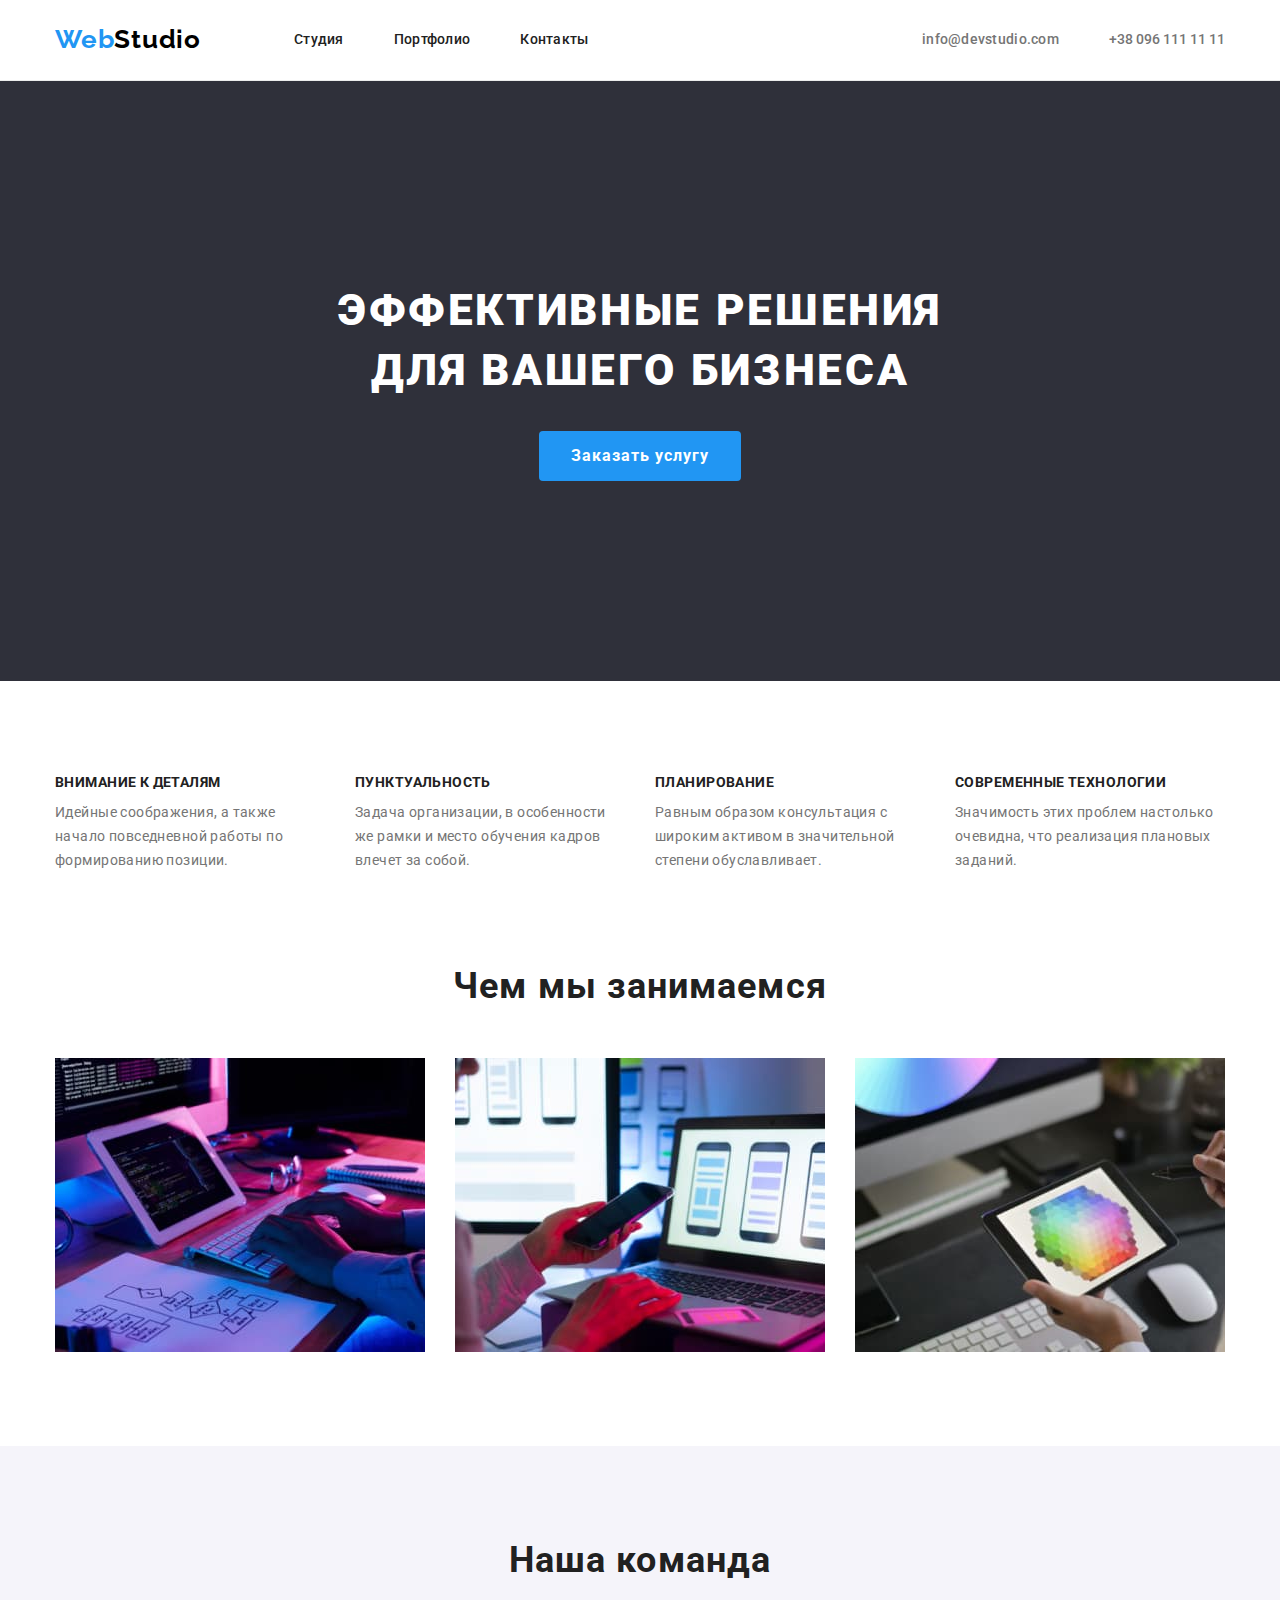
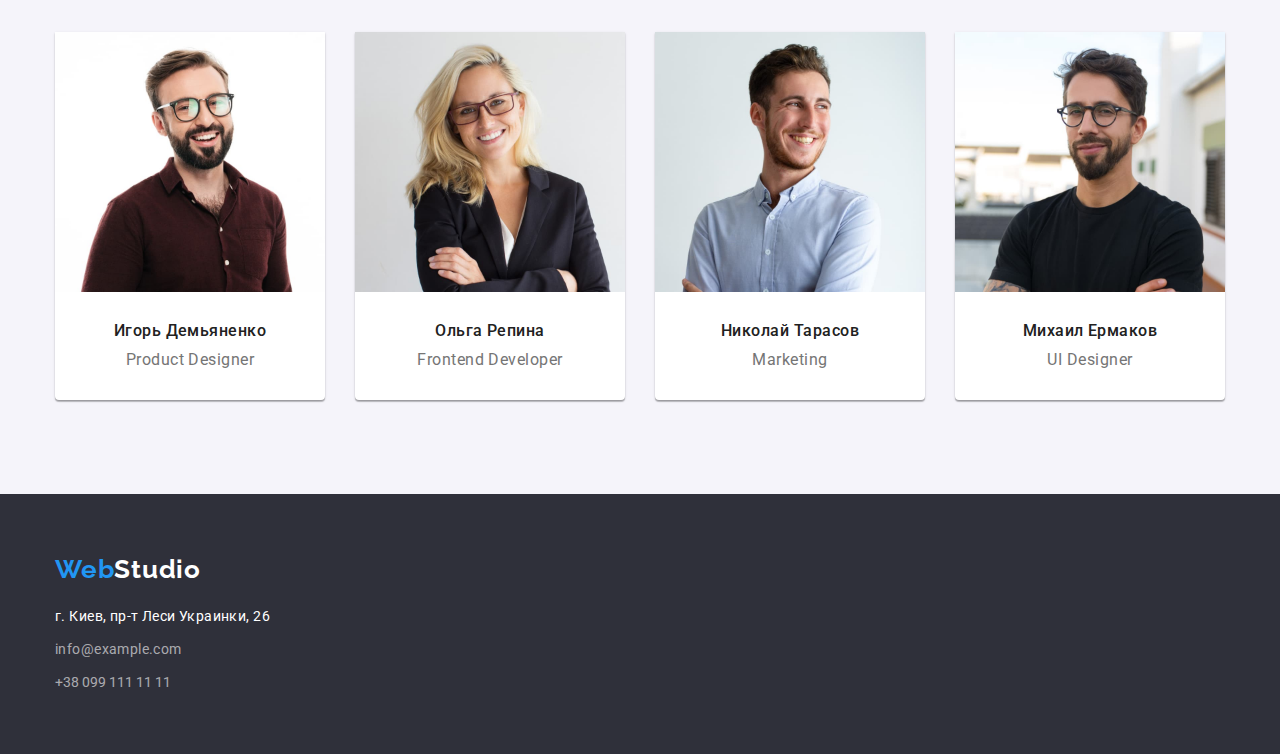
<file: index.html>
<!DOCTYPE html>
<html lang="ru">
  <head>
    <meta charset="UTF-8" />
    <meta http-equiv="X-UA-Compatible" content="IE=edge" />
    <meta name="viewport" content="width=device-width, initial-scale=1.0" />
    <title>Профессиональная вебстудия</title>
    <link rel="preconnect" href="https://fonts.googleapis.com" />
    <link rel="preconnect" href="https://fonts.gstatic.com" crossorigin />
    <link
      href="https://fonts.googleapis.com/css2?family=Raleway:wght@700&family=Roboto:wght@400;500;700;900&display=swap"
      rel="stylesheet"
    />
    <link
      rel="stylesheet"
      href="https://cdnjs.cloudflare.com/ajax/libs/modern-normalize/1.0.0/modern-normalize.min.css"
    />
    <link rel="stylesheet" href="./css/style.css" />
  </head>
  <body>
    <!-- хедер -->
    <header class="header">
      <div class="container">
        <nav class="header-nav">
          <a class="logo-nav link" lang="en" href="/"><span>Web</span>Studio</a>
          <ul class="menu-nav list">
            <li class="menu-nav-item"><a class="menu-nav-link link" href="">Студия</a></li>
            <li class="menu-nav-item">
              <a class="menu-nav-link link" href="./portfolio.html">Портфолио</a>
            </li>
            <li class="menu-nav-item"><a class="menu-nav-link link" href="">Контакты</a></li>
          </ul>
        </nav>
        <ul class="contacts-header-list list">
          <li class="contacts-header-item">
            <a class="header-mail link" href="mailto:info@devstudio.com">info@devstudio.com</a>
          </li>
          <li class="contacts-header-item">
            <a class="header-tel link" href="tel:+380961111111">+38 096 111 11 11</a>
          </li>
        </ul>
      </div>
    </header>
    <!-- герой -->
    <main>
      <section class="hero">
        <div class="container flax">
          <h1 class="hero-title">Эффективные решения для вашего бизнеса</h1>
          <button class="hero-but" type="button">Заказать услугу</button>
        </div>
      </section>
      <!-- преимущества -->
      <section class="section benefits">
        <div class="container">
          <h2 class="benefits-title visually-hidden">Преимущества</h2>
          <ul class="benefits-list list">
            <li class="benefits-item">
              <h3 class="benefits-item-title">Внимание к деталям</h3>
              <p class="benefits-item-text">
                Идейные соображения, а также начало повседневной работы по формированию позиции.
              </p>
            </li>
            <li class="benefits-item">
              <h3 class="benefits-item-title">Пунктуальность</h3>
              <p class="benefits-item-text">
                Задача организации, в особенности же рамки и место обучения кадров влечет за собой.
              </p>
            </li>
            <li class="benefits-item">
              <h3 class="benefits-item-title">Планирование</h3>
              <p class="benefits-item-text">
                Равным образом консультация с широким активом в значительной степени обуславливает.
              </p>
            </li>
            <li class="benefits-item">
              <h3 class="benefits-item-title">Современные технологии</h3>
              <p class="benefits-item-text">
                Значимость этих проблем настолько очевидна, что реализация плановых заданий.
              </p>
            </li>
          </ul>
        </div>
      </section>
      <!-- чем мы занимаемся -->
      <section class="section">
        <div class="container">
          <h2 class="activity-title">Чем мы занимаемся</h2>
          <ul class="activity-list list">
            <li class="activity-item">
              <img src="./images/klava.jpg" alt="klava" width="370" height="294" />
            </li>
            <li class="activity-item">
              <img src="./images/phone.jpg" alt="phone" width="370" height="294" />
            </li>
            <li class="activity-item">
              <img src="./images/tablet.jpg" alt="tablet" width="370" height="294" />
            </li>
          </ul>
        </div>
      </section>
      <!-- наша команда -->
      <section class="team section">
        <div class="container">
          <h2 class="team-title">Наша команда</h2>
          <ul class="team-list list">
            <li class="team-item">
              <img src="./images/igor.jpg" alt="Игорь Демьяненко" width="270" height="260" />
              <div class="team-box">
                <h3 class="team-item-title">Игорь Демьяненко</h3>
                <p class="team-item-text" lang="en">Product Designer</p>
              </div>
            </li>
            <li class="team-item">
              <img src="./images/olga.jpg" alt="Ольга Репина" width="270" height="260" />
              <div class="team-box">
                <h3 class="team-item-title">Ольга Репина</h3>
                <p class="team-item-text" lang="en">Frontend Developer</p>
              </div>
            </li>
            <li class="team-item">
              <img src="./images/nikolay.jpg" alt="Николай Тарасов" width="270" height="260" />
              <div class="team-box">
                <h3 class="team-item-title">Николай Тарасов</h3>
                <p class="team-item-text" lang="en">Marketing</p>
              </div>
            </li>
            <li class="team-item">
              <img src="./images/mihail.jpg" alt="Михаил Ермаков" width="270" height="260" />
              <div class="team-box">
                <h3 class="team-item-title">Михаил Ермаков</h3>
                <p class="team-item-text" lang="en">UI Designer</p>
              </div>
            </li>
          </ul>
        </div>
      </section>
    </main>
    <!-- футер -->
    <footer class="footer">
      <div class="container">
        <a class="footer-logo link" href="/"><span>Web</span>Studio</a>
        <address class="address">
          <ul class="address-list list">
            <li class="address-item">
              <a class="address-link link" href="https://goo.gl/maps/yK95ByvSSbZMRK1c7"
                ><span>г. Киев, пр-т Леси Украинки, 26</span></a
              >
            </li>
            <li class="address-item">
              <a class="address-mail link" href="mailto:info@example.com">info@example.com</a>
            </li>
            <li class="address-item">
              <a class="address-tel link" href="tel:+380991111111">+38 099 111 11 11</a>
            </li>
          </ul>
        </address>
      </div>
    </footer>
  </body>
</html>
</file>
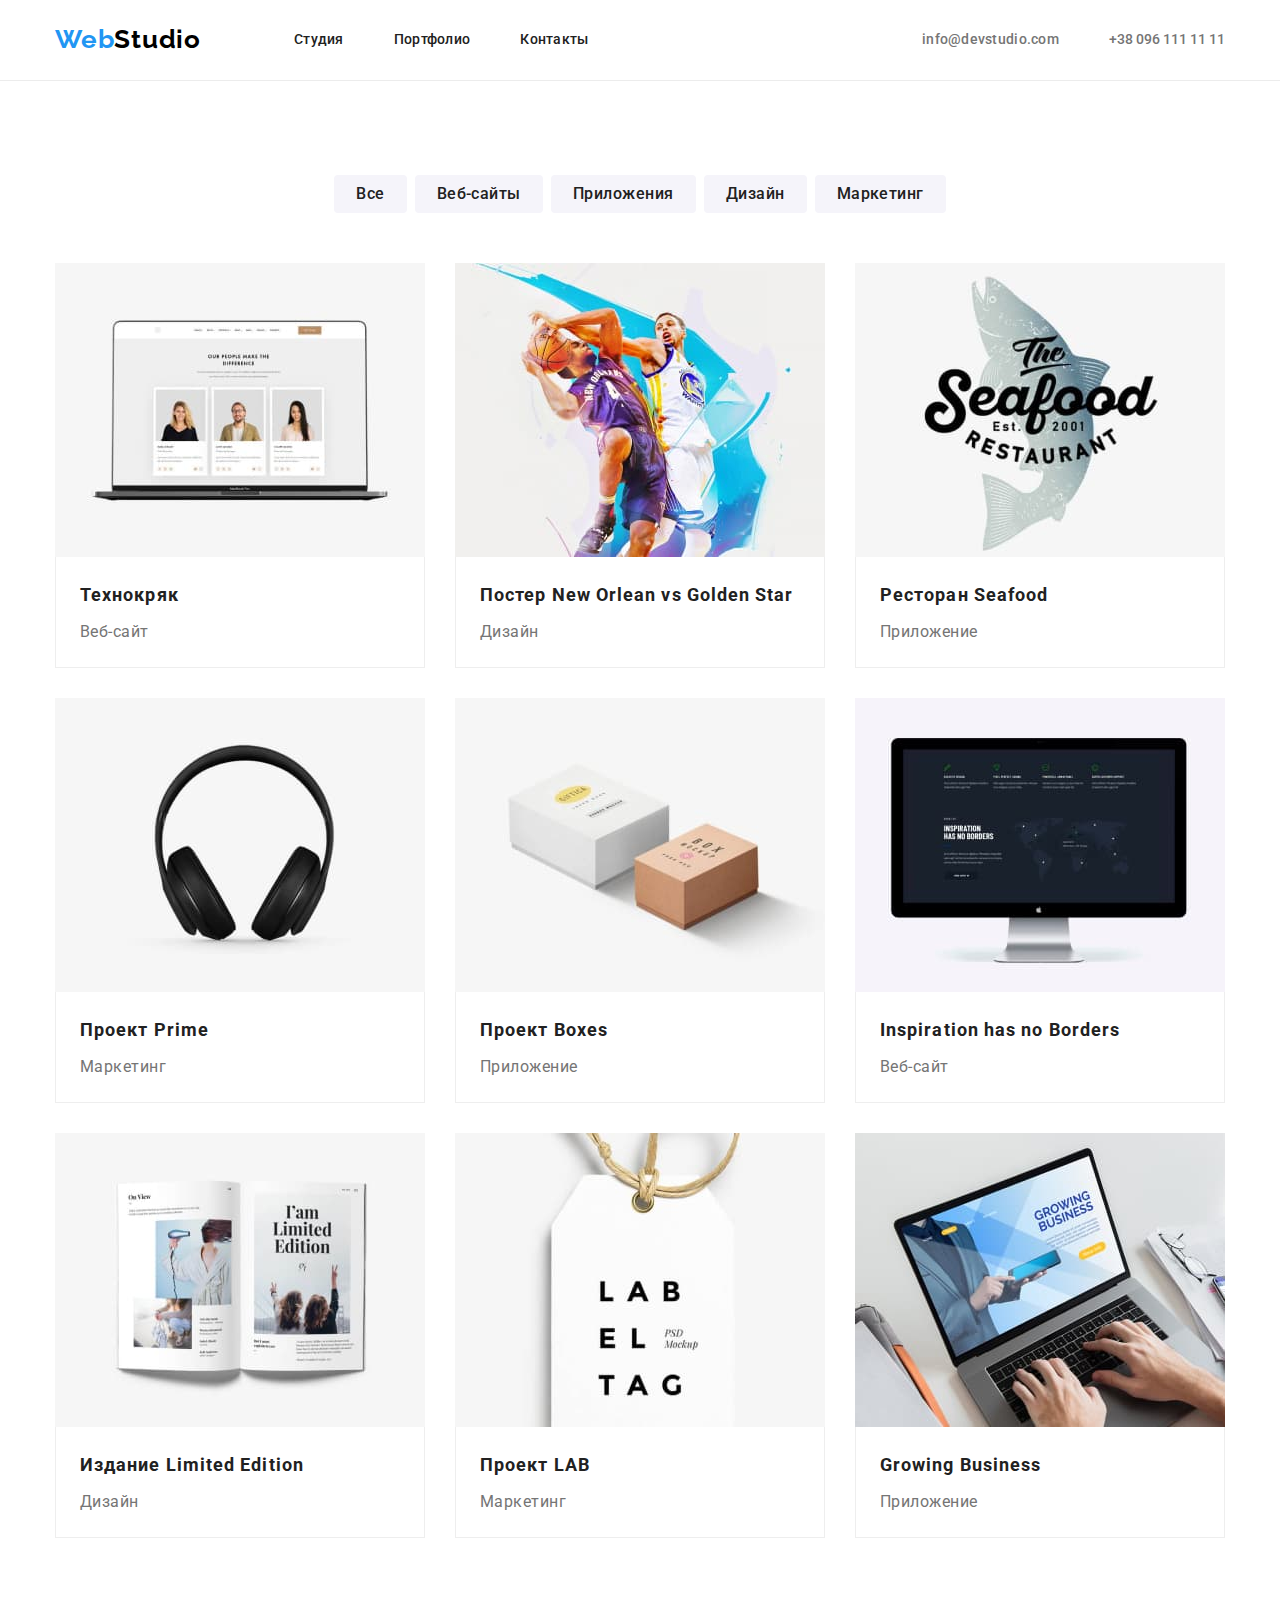
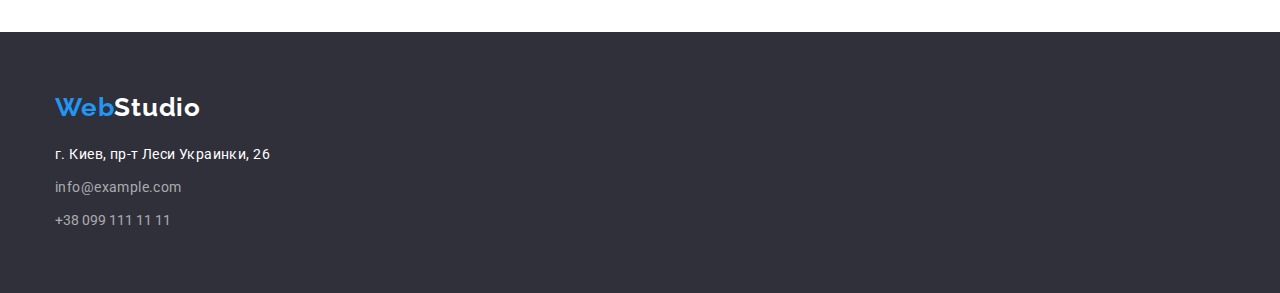
<file: portfolio.html>
<!DOCTYPE html>
<html lang="ru">
  <head>
    <meta charset="UTF-8" />
    <meta http-equiv="X-UA-Compatible" content="IE=edge" />
    <meta name="viewport" content="width=device-width, initial-scale=1.0" />
    <title>Портфолио</title>
    <link rel="preconnect" href="https://fonts.googleapis.com" />
    <link rel="preconnect" href="https://fonts.gstatic.com" crossorigin />
    <link
      href="https://fonts.googleapis.com/css2?family=Raleway:wght@700&family=Roboto:wght@400;500;700;900&display=swap"
      rel="stylesheet"
    />
    <link
      rel="stylesheet"
      href="https://cdnjs.cloudflare.com/ajax/libs/modern-normalize/1.0.0/modern-normalize.min.css"
    />
    <link rel="stylesheet" href="./css/style.css" />
  </head>

  <body>
    <!-- хедер -->
    <header class="header">
      <div class="container">
        <nav class="header-nav">
          <a class="logo-nav link" lang="en" href="/"><span>Web</span>Studio</a>
          <ul class="menu-nav list">
            <li class="menu-nav-item">
              <a class="menu-nav-link link" href="./index.html">Студия</a>
            </li>
            <li class="menu-nav-item">
              <a class="menu-nav-link link" href="">Портфолио</a>
            </li>
            <li class="menu-nav-item"><a class="menu-nav-link link" href="">Контакты</a></li>
          </ul>
        </nav>
        <ul class="contacts-header-list list">
          <li class="contacts-header-item">
            <a class="header-mail link" href="mailto:info@devstudio.com">info@devstudio.com</a>
          </li>
          <li class="contacts-header-item">
            <a class="header-tel link" href="tel:+380961111111">+38 096 111 11 11</a>
          </li>
        </ul>
      </div>
    </header>
    <!-- Портфолио -->
    <main>
      <section class="section">
        <div class="container">
          <h1 class="portfolio-title visually-hidden">Портфолио</h1>
          <ul class="portfolio-buttons-list list">
            <li class="portfolio-buttons-item">
              <button class="portfolio-button" type="button">Все</button>
            </li>
            <li class="portfolio-buttons-item">
              <button class="portfolio-button" type="button">Веб-сайты</button>
            </li>
            <li class="portfolio-buttons-item">
              <button class="portfolio-button" type="button">Приложения</button>
            </li>
            <li class="portfolio-buttons-item">
              <button class="portfolio-button" type="button">Дизайн</button>
            </li>
            <li class="portfolio-buttons-item">
              <button class="portfolio-button" type="button">Маркетинг</button>
            </li>
          </ul>
          <ul class="portfolio-list list">
            <li class="portfolio-item">
              <img
                src="./images/portfolio1.jpg"
                alt="Пример сайта компании Технокряк"
                width="370"
                height="294"
              />
              <div class="portfolio-list-box">
                <h2 class="portfolio-list-title">Технокряк</h2>
                <p class="portfolio-list-text">Веб-сайт</p>
              </div>
            </li>
            <li class="portfolio-item">
              <img
                src="./images/portfolio2.jpg"
                alt="Постер New Orlean vs Golden Star"
                width="370"
                height="294"
              />
              <div class="portfolio-list-box">
                <h2 class="portfolio-list-title">Постер New Orlean vs Golden Star</h2>
                <p class="portfolio-list-text">Дизайн</p>
              </div>
            </li>
            <li class="portfolio-item">
              <img
                src="./images/portfolio3.jpg"
                alt="Пример приложения ресторана Seafood"
                width="370"
                height="294"
              />
              <div class="portfolio-list-box">
                <h2 class="portfolio-list-title">Ресторан Seafood</h2>
                <p class="portfolio-list-text">Приложение</p>
              </div>
            </li>
            <li class="portfolio-item">
              <img src="./images/portfolio4.jpg" alt="Наушники" width="370" height="294" />
              <div class="portfolio-list-box">
                <h2 class="portfolio-list-title">Проект Prime</h2>
                <p class="portfolio-list-text">Маркетинг</p>
              </div>
            </li>
            <li class="portfolio-item">
              <img
                src="./images/portfolio5.jpg"
                alt="Пример приложения проекта Boxes"
                width="370"
                height="294"
              />
              <div class="portfolio-list-box">
                <h2 class="portfolio-list-title">Проект Boxes</h2>
                <p class="portfolio-list-text">Приложение</p>
              </div>
            </li>
            <li class="portfolio-item">
              <img
                src="./images/portfolio6.jpg"
                alt="Пример сайта Inspiration has no Borders"
                width="370"
                height="294"
              />
              <div class="portfolio-list-box">
                <h2 class="portfolio-list-title">Inspiration has no Borders</h2>
                <p class="portfolio-list-text">Веб-сайт</p>
              </div>
            </li>
            <li class="portfolio-item">
              <img
                src="./images/portfolio7.jpg"
                alt="Пример издания Limited Edition"
                width="370"
                height="294"
              />
              <div class="portfolio-list-box">
                <h2 class="portfolio-list-title">Издание Limited Edition</h2>
                <p class="portfolio-list-text">Дизайн</p>
              </div>
            </li>
            <li class="portfolio-item">
              <img src="./images/portfolio8.jpg" alt="Ярлык LAB" width="370" height="294" />
              <div class="portfolio-list-box">
                <h2 class="portfolio-list-title">Проект LAB</h2>
                <p class="portfolio-list-text">Маркетинг</p>
              </div>
            </li>
            <li class="portfolio-item">
              <img
                src="./images/portfolio9.jpg"
                alt="Пример приложения Growing Business"
                width="370"
                height="294"
              />
              <div class="portfolio-list-box">
                <h2 class="portfolio-list-title">Growing Business</h2>
                <p class="portfolio-list-text">Приложение</p>
              </div>
            </li>
          </ul>
        </div>
      </section>
    </main>
    <!-- футер -->
    <footer class="footer">
      <div class="container">
        <a class="footer-logo link" href="/"><span>Web</span>Studio</a>
        <address class="address">
          <ul class="address-list list">
            <li class="address-item">
              <a class="address-link link" href="https://goo.gl/maps/yK95ByvSSbZMRK1c7"
                ><span>г. Киев, пр-т Леси Украинки, 26</span></a
              >
            </li>
            <li class="address-item">
              <a class="address-mail link" href="mailto:info@example.com">info@example.com</a>
            </li>
            <li class="address-item">
              <a class="address-tel link" href="tel:+380991111111">+38 099 111 11 11</a>
            </li>
          </ul>
        </address>
      </div>
    </footer>
  </body>
</html>
</file>
<file: css/style.css>
/* цвета
цвет акцента #2196F3
черный #000000
белый #FFFFFF
черный заголовков #212121
субчерный #757575
цвет субфона 1 #F5F4FA
цвет субфона 2 #2F303A
контакты в футете  rgba(255, 255, 255, 0.6)

нижняя рамка хедера #ECECEC
 */

/* шрифты 
 Raleway 700
 Roboto 500 900 700 400
  */

:root {
  --akcent-color: #2196f3;
  --main-color: #757575;
  --main-title-color: #212121;
}

body {
  font-family: 'Roboto', Arial, Helvetica, sans-serif;
  color: var(--main-color);
}

p,
h1,
h2,
h3,
h4,
h5,
h6 {
  margin: 0;
}

ul {
  margin: 0;
  padding-left: 0;
}

button {
  border: none;
}

.list {
  list-style: none;
}
.link {
  text-decoration: none;
}

.container {
  width: 1200px;
  padding: 0 15px;
  /* background-color: tomato; */
  margin: 0 auto;
}

.section {
  padding-top: 94px;
  padding-bottom: 94px;
}

img {
  display: block;
  max-width: 100%;
  height: auto;
}

.visually-hidden {
  position: absolute;
  white-space: nowrap;
  width: 1px;
  height: 1px;
  overflow: hidden;
  border: 0;
  padding: 0;
  clip: rect(0 0 0 0);
  clip-path: inset(50%);
  margin: -1px;
}
/* -----------------header----------------- */
.header {
  padding-top: 24px;
  padding-bottom: 25px;

  border-bottom-width: 1px;
  border-bottom-style: solid;
  border-bottom-color: #ececec;
}
.header .container {
  display: flex;
  align-items: center;
}

.header-nav {
  display: flex;
  align-items: center;
}
.menu-nav {
  display: flex;
}

.menu-nav-item:not(:last-child) {
  margin-right: 50px;
}

.logo-nav {
  margin-right: 93px;

  font-family: 'Raleway', Arial, Helvetica, sans-serif;
  font-style: normal;
  font-weight: 700;
  font-size: 26px;
  line-height: 1.19;
  letter-spacing: 0.03em;
  color: #000000;
}

.logo-nav span {
  color: var(--akcent-color);
}

.menu-nav-link {
  font-weight: 500;
  font-size: 14px;
  line-height: 1.14;
  letter-spacing: 0.02em;
  color: var(--main-title-color);
}

.menu-nav-link:hover,
.menu-nav-link:focus {
  color: var(--akcent-color);
}

.header-mail {
  font-weight: 500;
  font-size: 14px;
  line-height: 1.14;
  letter-spacing: 0.02em;
  color: #757575;
}
.header-tel {
  font-weight: 500;
  font-size: 14px;
  line-height: 1.14;
  color: #757575;
}

.header-mail:hover,
.header-mail:focus,
.header-tel:hover,
.header-tel:focus {
  color: var(--akcent-color);
}

.contacts-header-list {
  display: flex;
  margin-left: auto;
}

.contacts-header-item:not(:last-child) {
  margin-right: 50px;
}

/* -----------------hero----------------- */
.hero {
  background-color: #2f303a;

  padding-top: 200px;
  padding-bottom: 200px;
}

.flax {
  display: flex;
  align-items: center;
  flex-direction: column;
}

.hero-title {
  font-weight: 900;
  font-size: 44px;
  line-height: 1.36;
  text-align: center;
  letter-spacing: 0.06em;
  text-transform: uppercase;
  color: #ffffff;

  width: 696px;
  margin-bottom: 30px;
}

.hero-but {
  display: block;
  border-radius: 4px;
  padding: 10px 32px;

  font-weight: 700;
  font-size: 16px;
  line-height: 1.88;
  text-align: center;
  letter-spacing: 0.06em;
  color: #ffffff;
  background-color: var(--akcent-color);
  cursor: pointer;
}

/* -----------------benefits----------------- */
.benefits {
  padding-bottom: 0;
}
.benefits-list {
  display: flex;
  justify-content: space-between;
}
.benefits-item {
  width: 270px;
}

.benefits-item-title {
  font-size: 14px;
  line-height: 1.14;
  letter-spacing: 0.03em;
  text-transform: uppercase;
  color: var(--main-title-color);
  margin-bottom: 10px;
}

.benefits-item-text {
  font-size: 14px;
  line-height: 1.71;
  letter-spacing: 0.03em;
}

/* -----------------activity----------------- */

.activity-title {
  font-size: 36px;
  line-height: 1.16;
  text-align: center;
  letter-spacing: 0.03em;
  color: var(--main-title-color);

  margin-bottom: 50px;
}

.activity-list {
  display: flex;
  justify-content: space-between;
}

/* -----------------team----------------- */
.team {
  background-color: #f5f4fa;
}
.team-title {
  font-size: 36px;
  line-height: 1.16;
  text-align: center;
  letter-spacing: 0.03em;
  color: var(--main-title-color);

  margin-bottom: 50px;
}
.team-box {
  padding-top: 30px;
  padding-bottom: 30px;
}

.team-item {
  background-color: #ffffff;

  border-radius: 0px 0px 4px 4px;
  box-shadow: 0px 1px 3px rgba(0, 0, 0, 0.12), 0px 1px 1px rgba(0, 0, 0, 0.14),
    0px 2px 1px rgba(0, 0, 0, 0.2);
}

.team-list {
  display: flex;
  justify-content: space-between;
}

.team-item-title {
  font-weight: 500;
  font-size: 16px;
  line-height: 1.18;
  text-align: center;
  letter-spacing: 0.03em;
  color: var(--main-title-color);

  margin-bottom: 10px;
}

.team-item-text {
  font-size: 16px;
  line-height: 1.18;
  text-align: center;
  letter-spacing: 0.03em;
}
/* -----------------portfolio----------------- */
.portfolio-buttons-list {
  display: flex;
  justify-content: center;

  margin-bottom: 50px;
}

.portfolio-buttons-item:not(:last-child) {
  margin-right: 8px;
}
.portfolio-button {
  font-weight: 500;
  font-size: 16px;
  line-height: 1.62;
  text-align: center;
  letter-spacing: 0.03em;
  color: var(--main-title-color);
  background-color: #f5f4fa;
  cursor: pointer;

  border-radius: 4px;

  padding: 6px 22px;
}

.portfolio-button:hover,
.portfolio-button:focus {
  background-color: var(--akcent-color);
  color: #ffffff;
}

.portfolio-list {
  display: flex;
  flex-wrap: wrap;
  justify-content: space-between;
}

.portfolio-item {
  margin-right: 30px;
}

.portfolio-item:nth-child(n + 4) {
  margin-top: 30px;
}

.portfolio-item:nth-child(3n) {
  margin-right: 0;
}

.portfolio-list-box {
  padding: 20px 24px 20px 24px;
  border-left: 1px solid #eeeeee;
  border-right: 1px solid #eeeeee;
  border-bottom: 1px solid #eeeeee;
}
.portfolio-list-title {
  font-size: 18px;
  line-height: 2;
  letter-spacing: 0.06em;
  color: var(--main-title-color);

  margin-bottom: 4px;
}

.portfolio-list-text {
  font-size: 16px;
  line-height: 1.88;
  letter-spacing: 0.03em;
}

/* -----------------footer----------------- */

.footer {
  background-color: #2f303a;
  padding: 60px 0;
}

.footer-logo {
  font-family: 'Raleway', Arial, Helvetica, sans-serif;
  font-style: normal;
  font-weight: 700;
  font-size: 26px;
  line-height: 1.19;
  letter-spacing: 0.03em;
  color: #ffffff;

  display: block;
  margin-bottom: 20px;
}

.footer-logo span {
  color: var(--akcent-color);
}

.address-item:not(:last-child) {
  margin-bottom: 9px;
}

.address-link {
  font-style: normal;
  font-size: 14px;
  line-height: 1.71;
  letter-spacing: 0.03em;
  color: #ffffff;
}

.address-mail {
  font-style: normal;
  font-size: 14px;
  line-height: 1.71;
  letter-spacing: 0.03em;
  color: rgba(255, 255, 255, 0.6);
}

.address-tel {
  font-style: normal;
  font-size: 14px;
  line-height: 1.71;
  color: rgba(255, 255, 255, 0.6);
}

.address-link:hover,
.address-link:focus,
.address-mail:hover,
.address-mail:focus,
.address-tel:hover,
.address-tel:focus {
  color: var(--akcent-color);
}
</file>
